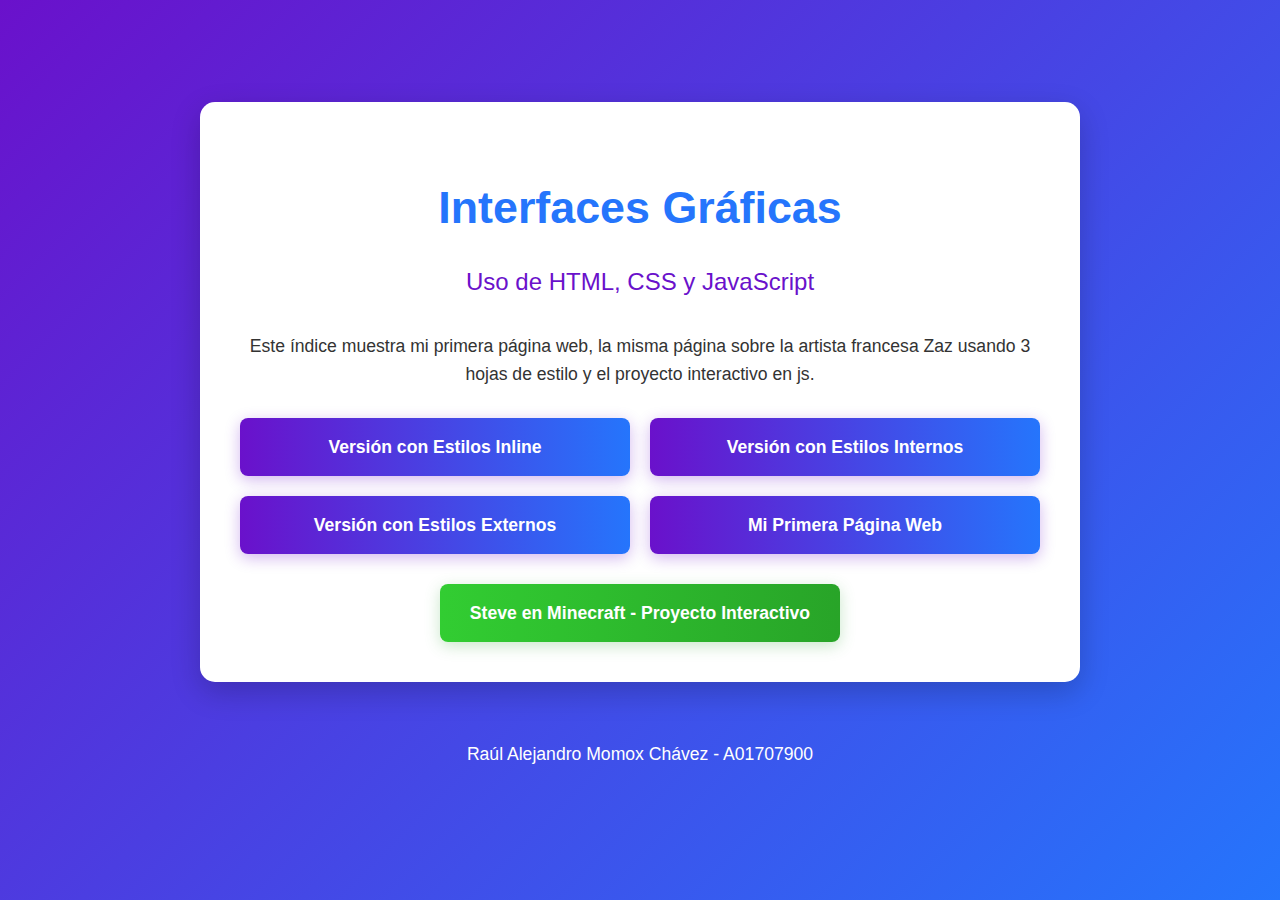
<file: index.html>
<!DOCTYPE html>
<html lang="es">
<head>
    <meta charset="UTF-8">
    <meta name="viewport" content="width=device-width, initial-scale=1.0">
    <title>Indice</title>
    <style>
        body {
            font-family: 'Segoe UI', Tahoma, Geneva, Verdana, sans-serif;
            background: linear-gradient(135deg, #6a11cb 0%, #2575fc 100%);
            color: #333;
            line-height: 1.6;
            margin: 0;
            padding: 0;
            min-height: 100vh;
            display: flex;
            flex-direction: column;
            align-items: center;
            justify-content: center;
        }
        
        .container {
            max-width: 800px;
            background-color: white;
            padding: 40px;
            border-radius: 15px;
            box-shadow: 0 10px 30px rgba(0,0,0,0.2);
            text-align: center;
        }
        
        h1 {
            color: #2575fc;
            font-size: 2.8rem;
            margin-bottom: 10px;
        }
        
        h2 {
            color: #6a11cb;
            font-size: 1.5rem;
            margin-bottom: 30px;
            font-weight: normal;
        }
        
        p {
            font-size: 1.1rem;
            margin-bottom: 30px;
            text-align: center;
        }
        
        .button-grid {
            display: grid;
            grid-template-columns: repeat(2, 1fr);
            gap: 20px;
            margin-top: 20px;
        }
        
        .nav-button {
            display: block;
            background: linear-gradient(to right, #6a11cb, #2575fc);
            color: white;
            padding: 15px 25px;
            text-decoration: none;
            border-radius: 8px;
            transition: all 0.3s ease;
            font-weight: bold;
            font-size: 1.1rem;
            box-shadow: 0 4px 15px rgba(106, 17, 203, 0.3);
        }
        
        .nav-button:hover {
            transform: translateY(-3px);
            box-shadow: 0 6px 20px rgba(106, 17, 203, 0.4);
        }
        
        .minecraft-button {
            margin-top: 30px;
            display: inline-block;
            background: linear-gradient(to right, #32CD32, #28A428);
            color: white;
            padding: 15px 30px;
            text-decoration: none;
            border-radius: 8px;
            transition: all 0.3s ease;
            font-weight: bold;
            font-size: 1.1rem;
            box-shadow: 0 4px 15px rgba(76, 175, 80, 0.3);
        }
        
        .minecraft-button:hover {
            transform: translateY(-3px);
            box-shadow: 0 6px 20px rgba(76, 175, 80, 0.4);
        }
        
        .footer {
            margin-top: 40px;
            color: white;
            text-align: center;
        }
    </style>
</head>
<body>
    <div class="container">
        <h1>Interfaces Gráficas</h1>
        <h2>Uso de HTML, CSS y JavaScript</h2>
        
        <p>Este índice muestra mi primera página web, la misma página sobre la artista francesa Zaz usando 3 hojas de estilo y el proyecto interactivo en js.</p>
        
        <div class="button-grid">
            <a href="practica2_estilos/inline.html" class="nav-button">Versión con Estilos Inline</a>
            <a href="practica2_estilos/interna.html" class="nav-button">Versión con Estilos Internos</a>
            <a href="practica2_estilos/externa.html" class="nav-button">Versión con Estilos Externos</a>
            <a href="paginaYo.html" class="nav-button">Mi Primera Página Web</a>
        </div>
        
        <!-- Botón añadido para Steve en Minecraft -->
        <a href="estilos_js/index.html" class="minecraft-button">Steve en Minecraft - Proyecto Interactivo</a>
    </div>
    
    <div class="footer">
        <p>Raúl Alejandro Momox Chávez - A01707900</p>
    </div>
</body>
</html>
</file>
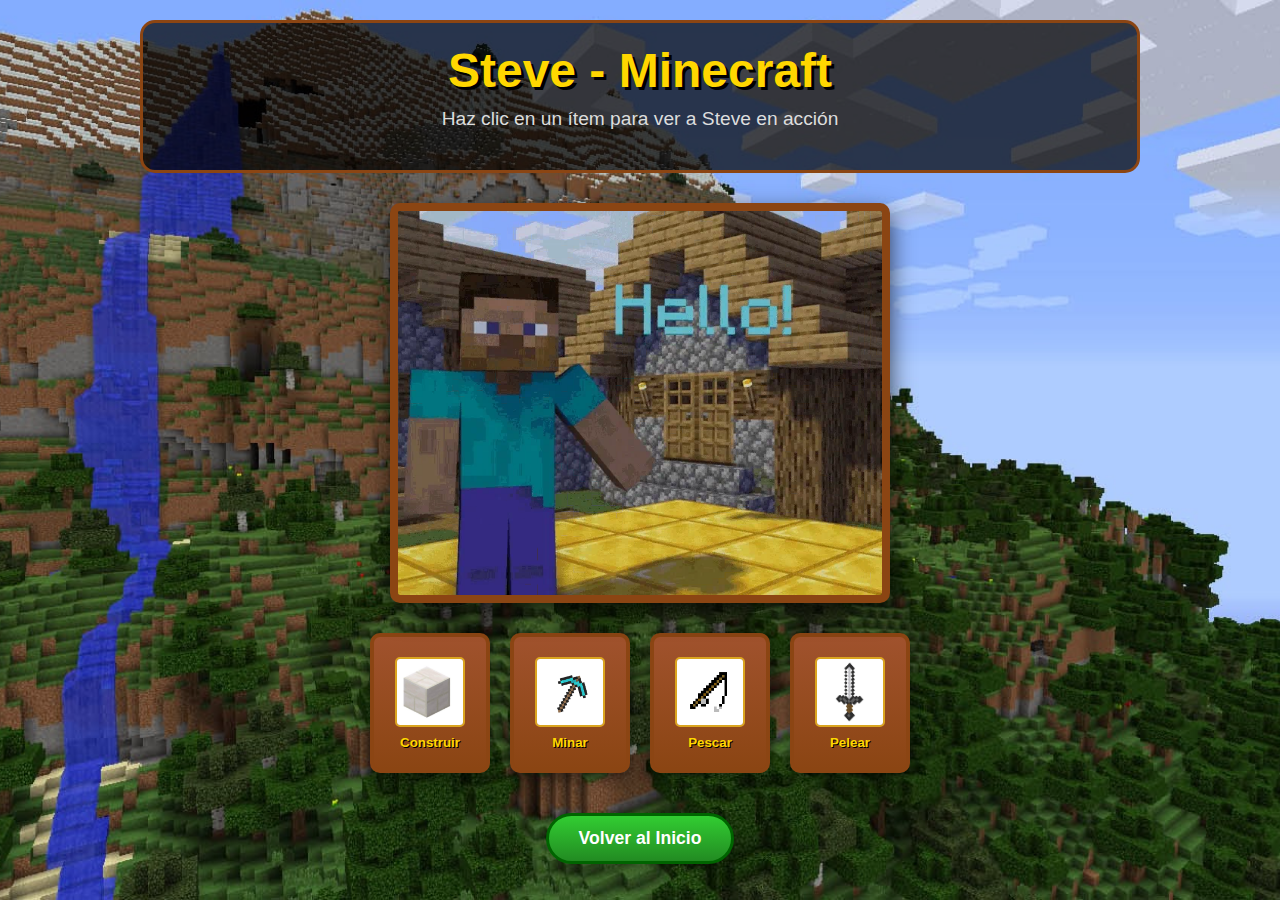
<file: estilos_js/index.html>
<!DOCTYPE html>
<html lang="es">
<head>
    <meta charset="UTF-8">
    <meta name="viewport" content="width=device-width, initial-scale=1.0">
    <title>Steve - Minecraft</title>
    <link rel="stylesheet" href="style.css">
</head>
<body>
    <div class="container">
        <header>
            <h1>Steve - Minecraft</h1>
            <p class="subtitle">Haz clic en un ítem para ver a Steve en acción</p>
        </header>

        <div class="character-container">
            <img id="character" src="../imagenes/principal.gif" alt="Steve en Minecraft">
        </div>

        <div class="buttons-container">
            <button class="action-btn" onclick="cambiarAccion('construir')">
                <img src="../imagenes/construir_item.jpg" alt="Construir">
                <span>Construir</span>
            </button>
            
            <button class="action-btn" onclick="cambiarAccion('minar')">
                <img src="../imagenes/minar_item.jpg" alt="Minar">
                <span>Minar</span>
            </button>
            
            <button class="action-btn" onclick="cambiarAccion('pescar')">
                <img src="../imagenes/pescar_item.jpg" alt="Pescar">
                <span>Pescar</span>
            </button>
            
            <button class="action-btn" onclick="cambiarAccion('pelear')">
                <img src="../imagenes/pelear_item.jpg" alt="Pelear">
                <span>Pelear</span>
            </button>
        </div>

        <div class="back-container">
            <a href="../index.html" class="back-btn">Volver al Inicio</a>
        </div>
    </div>

    <script src="script.js"></script>
</body>
</html>
</file>
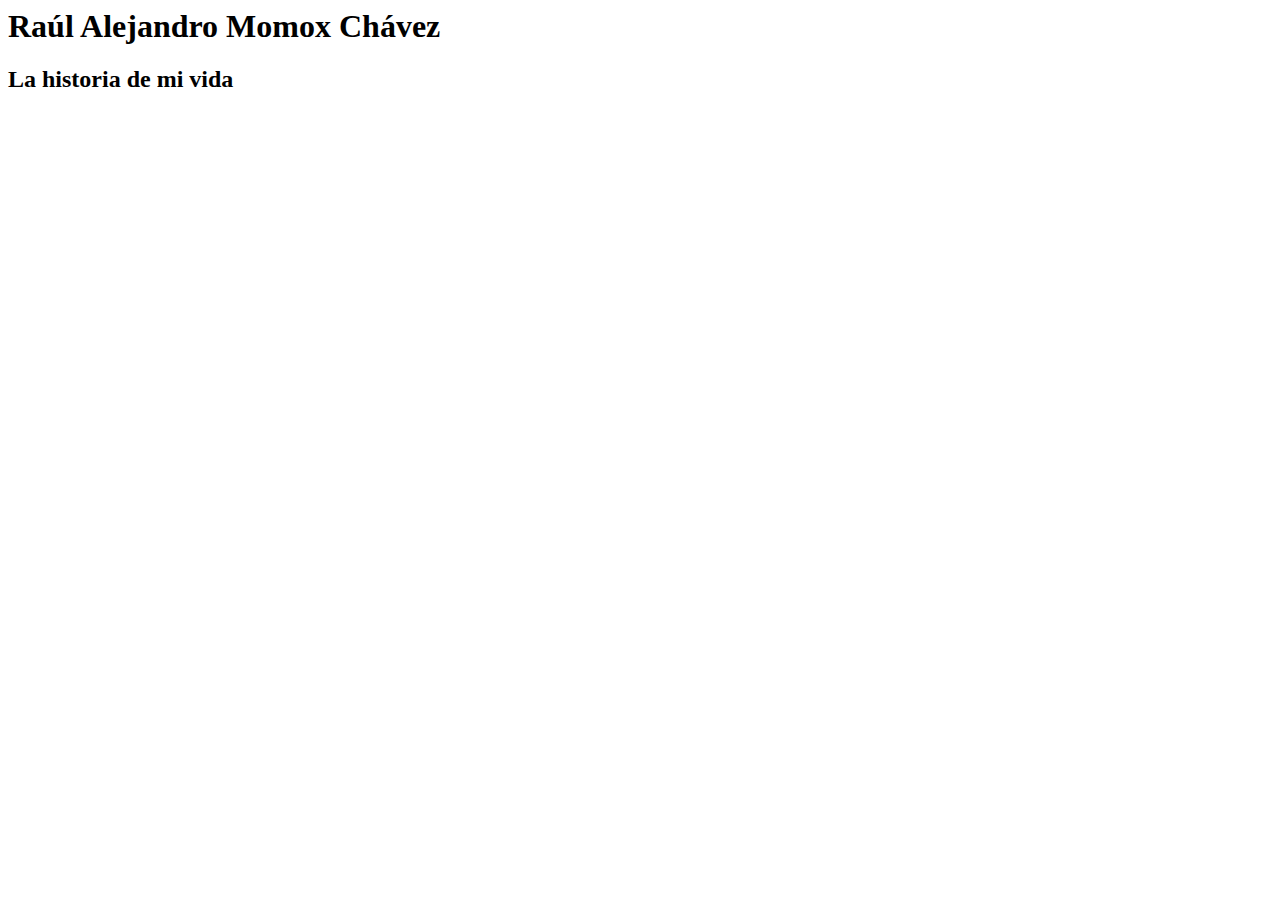
<file: MiPrimeraPaginaWeb.html>
<html>  

    <head>  
        <title>Mi primera página web</title>
        <meta charset="UTF-8">

    </head>

    <body>  
        <h1>Raúl Alejandro Momox Chávez</h1>
        <h2>La historia de mi vida</h2>
    </body>


</html>
</file>
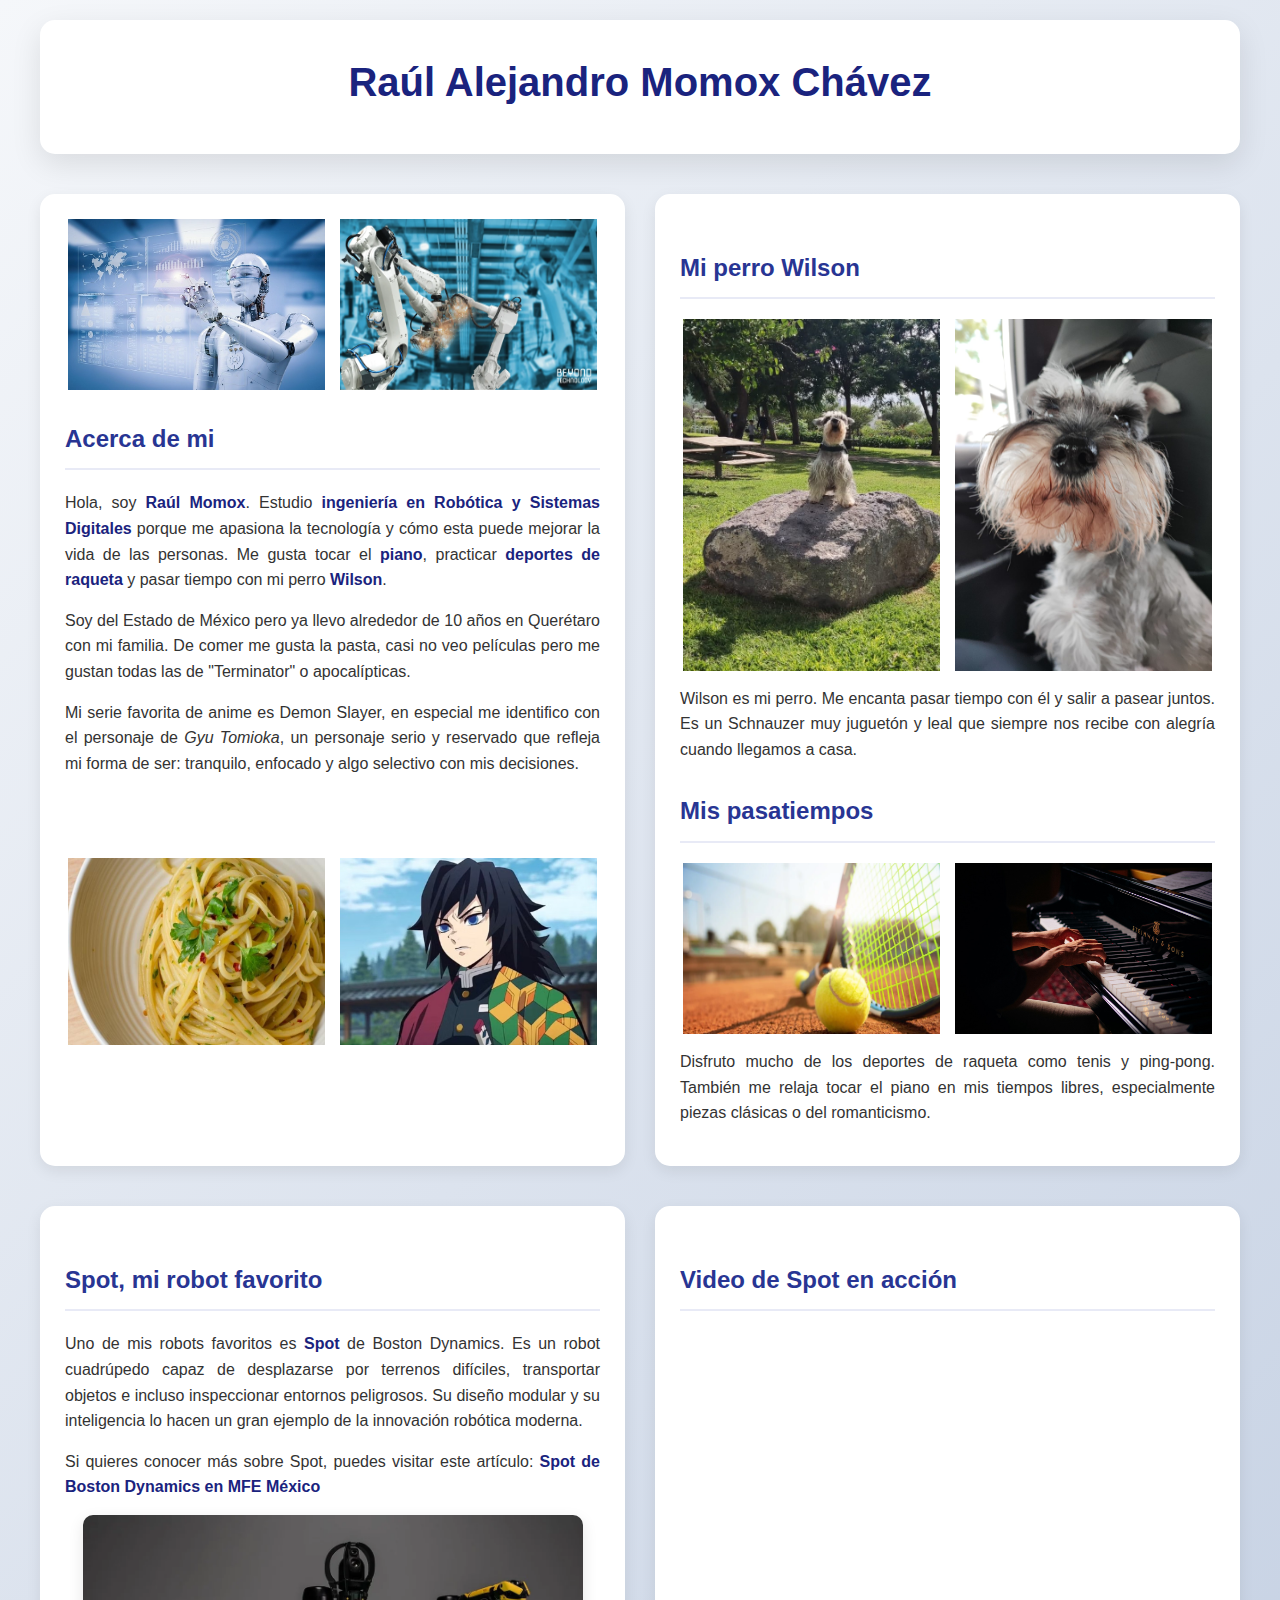
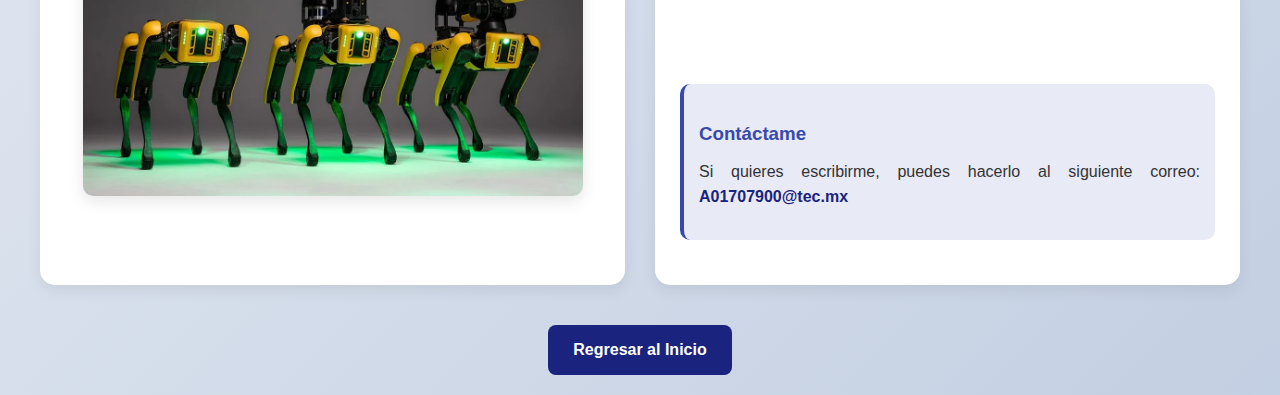
<file: paginaYo.html>
<!DOCTYPE html>
<html lang="es">
<head>
    <meta charset="UTF-8">
    <meta name="viewport" content="width=device-width, initial-scale=1.0">
    <title>Raúl Alejandro Momox Chávez</title>
    <style>
        * {
            margin: 0;
            padding: 0;
            box-sizing: border-box;
        }
        
        body {
            font-family: 'Segoe UI', Tahoma, Geneva, Verdana, sans-serif;
            background: linear-gradient(135deg, #f5f7fa 0%, #c3cfe2 100%);
            color: #333;
            line-height: 1.6;
            padding: 20px;
        }
        
        .container {
            max-width: 1200px;
            margin: 0 auto;
        }
        
        header {
            text-align: center;
            margin-bottom: 40px;
            padding: 30px;
            background: white;
            border-radius: 15px;
            box-shadow: 0 10px 30px rgba(0, 0, 0, 0.1);
        }
        
        h1 {
            color: #1a237e;
            font-size: 2.5rem;
            margin-bottom: 10px;
        }
        
        h2 {
            color: #283593;
            border-bottom: 2px solid #e8eaf6;
            padding-bottom: 10px;
            margin: 30px 0 20px;
        }
        
        h3 {
            color: #3949ab;
            margin: 20px 0 10px;
        }
        
        .row {
            display: flex;
            flex-wrap: wrap;
            gap: 30px;
            margin-bottom: 40px;
        }
        
        .col {
            flex: 1;
            min-width: 300px;
            background: white;
            border-radius: 15px;
            padding: 25px;
            box-shadow: 0 5px 15px rgba(0, 0, 0, 0.08);
            transition: transform 0.3s ease, box-shadow 0.3s ease;
        }
        
        .col:hover {
            transform: translateY(-5px);
            box-shadow: 0 10px 25px rgba(0, 0, 0, 0.15);
        }
        
        .image-container {
            text-align: center;
            margin-bottom: 20px;
        }
        
        .image-container img {
            max-width: 100%;
            height: auto;
            border-radius: 10px;
            box-shadow: 0 5px 15px rgba(0, 0, 0, 0.1);
            transition: transform 0.3s ease;
        }
        
        .image-container img:hover {
            transform: scale(1.02);
        }
        
        .dual-images {
            display: flex;
            gap: 15px;
            justify-content: center;
            margin-bottom: 15px;
        }
        
        .dual-images img {
            width: 48%;
        }
        
        p {
            margin-bottom: 15px;
            text-align: justify;
        }
        
        strong {
            color: #1a237e;
        }
        
        a {
            color: #1a237e;
            text-decoration: none;
            font-weight: bold;
            transition: color 0.3s ease;
        }
        
        a:hover {
            color: #3949ab;
            text-decoration: underline;
        }
        
        iframe {
            width: 100%;
            height: 315px;
            border-radius: 10px;
            margin-top: 10px;
            border: none;
        }
        
        .contact-info {
            background: #e8eaf6;
            padding: 20px;
            border-radius: 10px;
            text-align: center;
            margin-top: 30px;
        }
        
        @media (max-width: 768px) {
            .col {
                flex: 100%;
            }
            
            .dual-images {
                flex-direction: column;
                align-items: center;
            }
            
            .dual-images img {
                width: 80%;
            }
            
            h1 {
                font-size: 2rem;
            }
        }
        
        .highlight {
            background: #e8eaf6;
            padding: 15px;
            border-radius: 10px;
            border-left: 4px solid #3949ab;
            margin: 20px 0;
        }

        /* 🔹 Estilos para el botón de regreso */
        .button-container {
            text-align: center;
            margin-top: 40px;
        }

        .home-link {
            display: inline-block;
            background-color: #1a237e;
            color: white;
            padding: 12px 25px;
            border-radius: 8px;
            text-decoration: none;
            font-weight: bold;
            transition: background-color 0.3s ease, transform 0.2s ease;
        }

        .home-link:hover {
            background-color: #3949ab;
            transform: translateY(-3px);
        }
    </style>
</head>

<body>
    <div class="container">
        <header>
            <h1>Raúl Alejandro Momox Chávez</h1>
        </header>
        
        <div class="row">
            <div class="col">
                <div class="dual-images">
                    <img src="imagenes/robots1.jpg" alt="Robótica 1" width="300">
                    <img src="imagenes/robots2.jpg" alt="Robótica 2" width="300">
                </div>
                <h2>Acerca de mi</h2>
                <p>
                    Hola, soy <strong>Raúl Momox</strong>. Estudio <strong>ingeniería en Robótica y Sistemas Digitales</strong> porque me apasiona la tecnología 
                    y cómo esta puede mejorar la vida de las personas. Me gusta tocar el <strong>piano</strong>, 
                    practicar <strong>deportes de raqueta</strong> y pasar tiempo con mi perro <strong>Wilson</strong>.
                </p>
                <p>
                    Soy del Estado de México pero ya llevo alrededor de 10 años en Querétaro con mi familia. De comer me gusta la pasta, casi no veo
                    películas pero me gustan todas las de "Terminator" o  apocalípticas.
                </p>
                <p>
                    Mi serie favorita de anime es Demon Slayer, en especial me identifico con el personaje de <em>Gyu Tomioka</em>, un personaje serio y reservado  
                    que refleja mi forma de ser: tranquilo, enfocado y algo selectivo con mis decisiones.
                    <p><br><br></p>
                </p>
                <div class="dual-images">
                    <img src="imagenes/pasta.jpg" alt="Pasta" width="300">
                    <img src="imagenes/giyu_tomioka.jpg" alt="Gyu Tomioka" width="300">
                </div>
            </div>
            
            <div class="col">
                <h2>Mi perro Wilson</h2>
                <div class="dual-images">
                    <img src="imagenes/wilson.jpg" alt="Mi perro Wilson" width="250">
                    <img src="imagenes/wilson2.jpg" alt="Mi perro Wilson 2" width="250">
                </div>
                <p>Wilson es mi perro. Me encanta pasar tiempo con él y salir a pasear juntos. Es un Schnauzer muy juguetón y leal que siempre nos recibe con alegría cuando llegamos a casa.</p>
                
                <h2>Mis pasatiempos</h2>
                <div class="dual-images">
                    <img src="imagenes/raqueta.jpg" alt="Raqueta" width="200">
                    <img src="imagenes/piano.jpg" alt="Piano" width="200">
                </div>
                <p>Disfruto mucho de los deportes de raqueta como tenis y ping-pong. También me relaja tocar el piano en mis tiempos libres, especialmente piezas clásicas o del romanticismo.</p>
            </div>
        </div>
        
        <div class="row">
            <div class="col">
                <h2>Spot, mi robot favorito</h2>
                <p>
                    Uno de mis robots favoritos es <strong>Spot</strong> de Boston Dynamics. Es un robot cuadrúpedo capaz 
                    de desplazarse por terrenos difíciles, transportar objetos e incluso inspeccionar entornos peligrosos. 
                    Su diseño modular y su inteligencia lo hacen un gran ejemplo de la innovación robótica moderna.
                </p>
                <p>
                    Si quieres conocer más sobre Spot, puedes visitar este artículo:
                    <a href="https://mfemexico.mx/producto/robot-spot-de-boston-dynamics/" target="_blank">
                        Spot de Boston Dynamics en MFE México
                    </a>
                </p>
                <div class="image-container">
                    <img src="imagenes/spot.jpg" alt="Spot de Boston Dynamics" width="500">
                </div>
            </div>
            
            <div class="col">
                <h2>Video de Spot en acción</h2>
                <div class="image-container">
                    <iframe 
                        src="https://www.youtube.com/embed/wXxrmussq4E" 
                        title="Spot de Boston Dynamics" 
                        allow="accelerometer; autoplay; clipboard-write; encrypted-media; gyroscope; picture-in-picture" 
                        allowfullscreen>
                    </iframe>
                </div>
                <div class="highlight">
                    <h3>Contáctame</h3>
                    <p>
                        Si quieres escribirme, puedes hacerlo al siguiente correo:  
                        <a href="mailto:A01707900@tec.mx">A01707900@tec.mx</a>
                    </p>
                </div>
            </div>
        </div>

        <!-- 🔹 Botón de regreso al índice -->
        <div class="button-container">
            <a href="index.html" class="home-link">Regresar al Inicio</a>
        </div>
    </div>
</body>
</html>
</file>
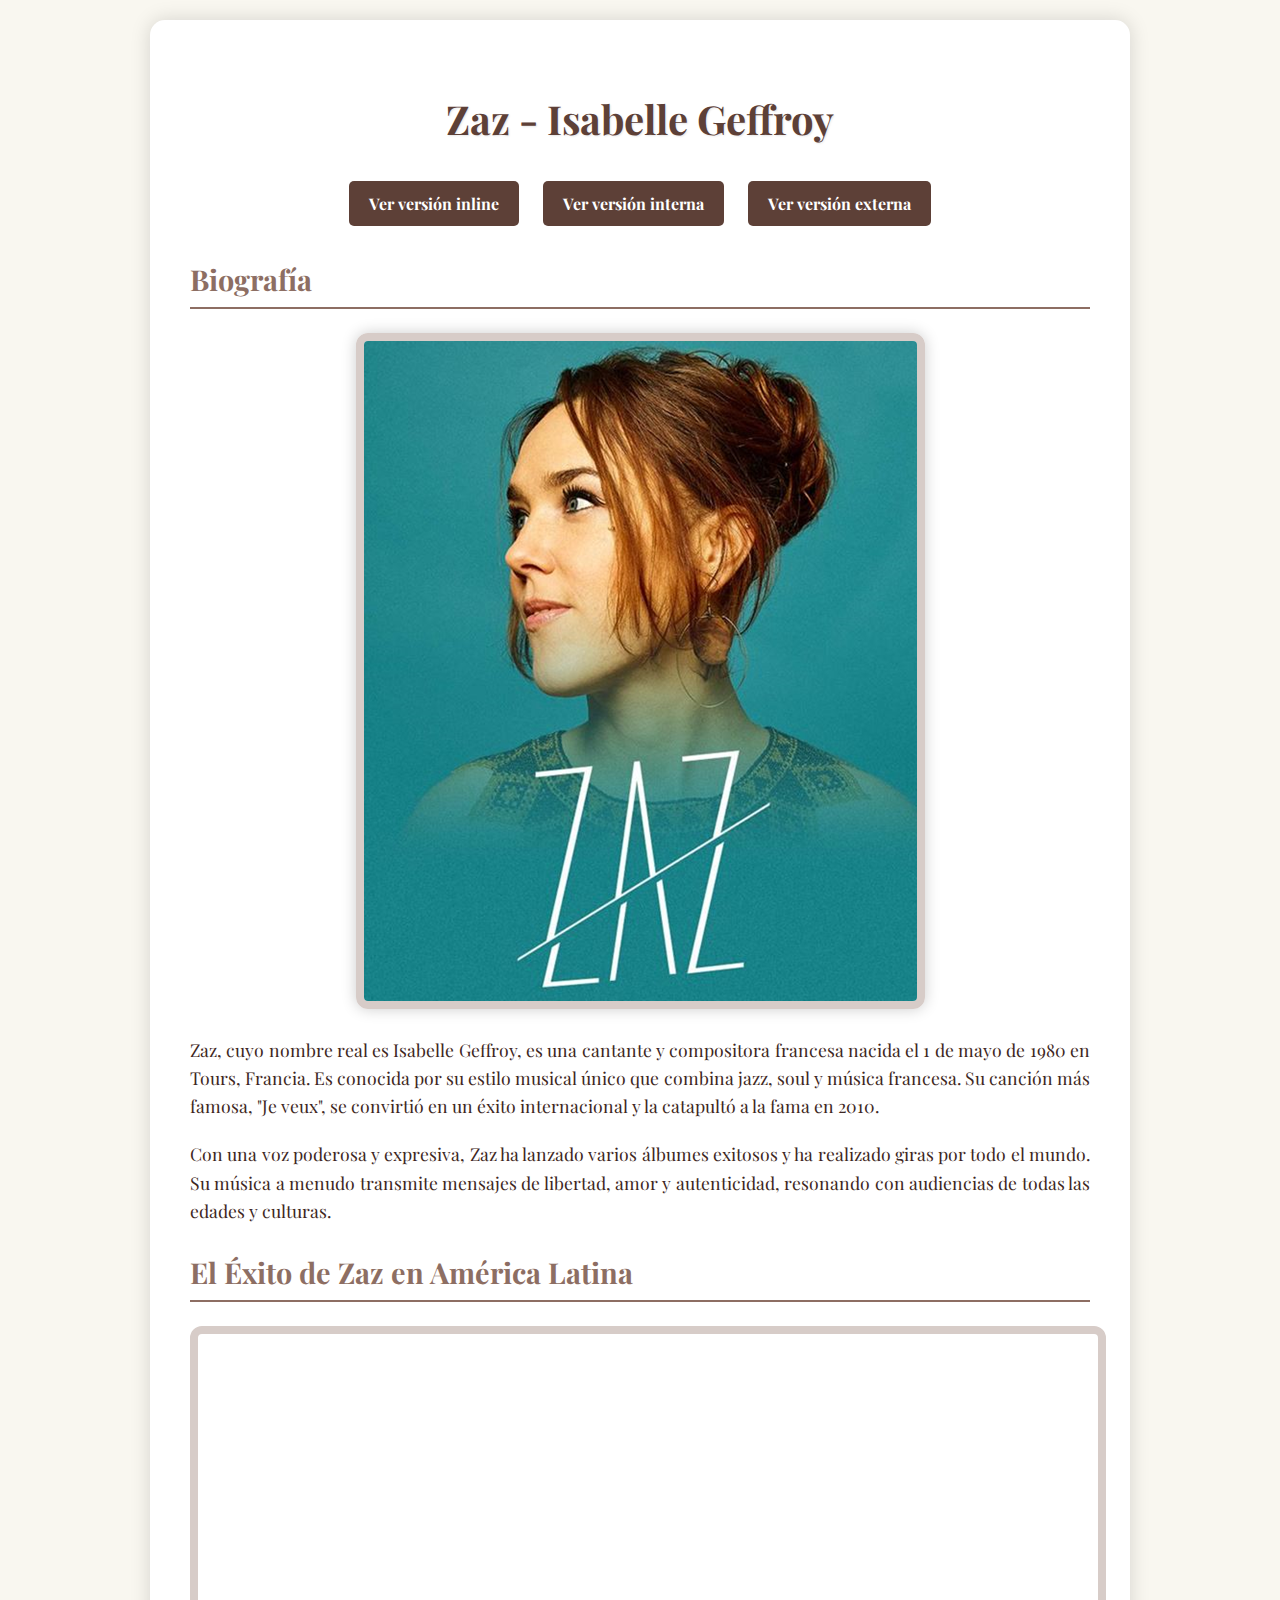
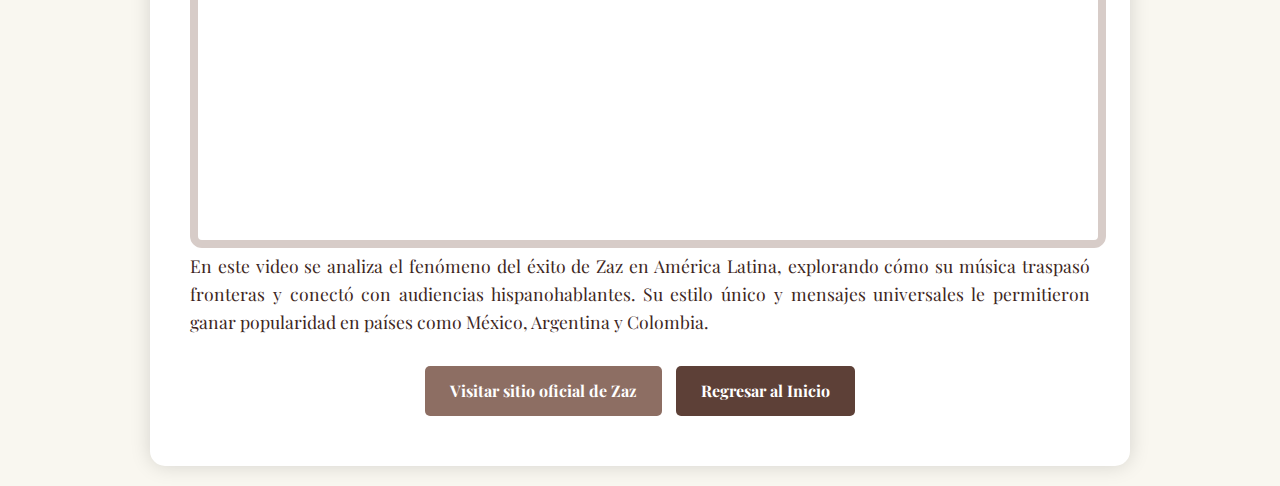
<file: practica2_estilos/externa.html>
<!DOCTYPE html>
<html lang="es">
<head>
    <meta charset="UTF-8">
    <meta name="viewport" content="width=device-width, initial-scale=1.0">
    <title>Zaz - Estilos Externos</title>
    <link rel="stylesheet" href="estilos.css">
</head>
<body>
    <div class="container">
        <h1>Zaz - Isabelle Geffroy</h1>
        
        <div class="navigation">
            <a href="inline.html" class="nav-button">Ver versión inline</a>
            <a href="interna.html" class="nav-button">Ver versión interna</a>
            <a href="externa.html" class="nav-button">Ver versión externa</a>
        </div>
        
        <h2>Biografía</h2>
        
        <div class="image-container">
            <img src="../imagenes/zaz.jpg" alt="Zaz en concierto">
        </div>
        
        <p>
            Zaz, cuyo nombre real es Isabelle Geffroy, es una cantante y compositora francesa nacida el 1 de mayo de 1980 en Tours, Francia. Es conocida por su estilo musical único que combina jazz, soul y música francesa. Su canción más famosa, "Je veux", se convirtió en un éxito internacional y la catapultó a la fama en 2010.
        </p>
        
        <p>
            Con una voz poderosa y expresiva, Zaz ha lanzado varios álbumes exitosos y ha realizado giras por todo el mundo. Su música a menudo transmite mensajes de libertad, amor y autenticidad, resonando con audiencias de todas las edades y culturas.
        </p>
        
        <h2>El Éxito de Zaz en América Latina</h2>
        
        <div class="video-container">
            <iframe src="https://www.youtube.com/embed/cJ7rhspWd7Y" title="Análisis del éxito de Zaz en América Latina" frameborder="0" allow="accelerometer; autoplay; clipboard-write; encrypted-media; gyroscope; picture-in-picture; web-share" allowfullscreen></iframe>
        </div>
        
        <p>
            En este video se analiza el fenómeno del éxito de Zaz en América Latina, explorando cómo su música traspasó fronteras y conectó con audiencias hispanohablantes. Su estilo único y mensajes universales le permitieron ganar popularidad en países como México, Argentina y Colombia.
        </p>
        
        <div class="button-container">
            <a href="https://www.zazofficial.com/" class="external-link">Visitar sitio oficial de Zaz</a>
            <a href="../index.html" class="home-link">Regresar al Inicio</a>
        </div>
    </div>
</body>
</html>
</file>
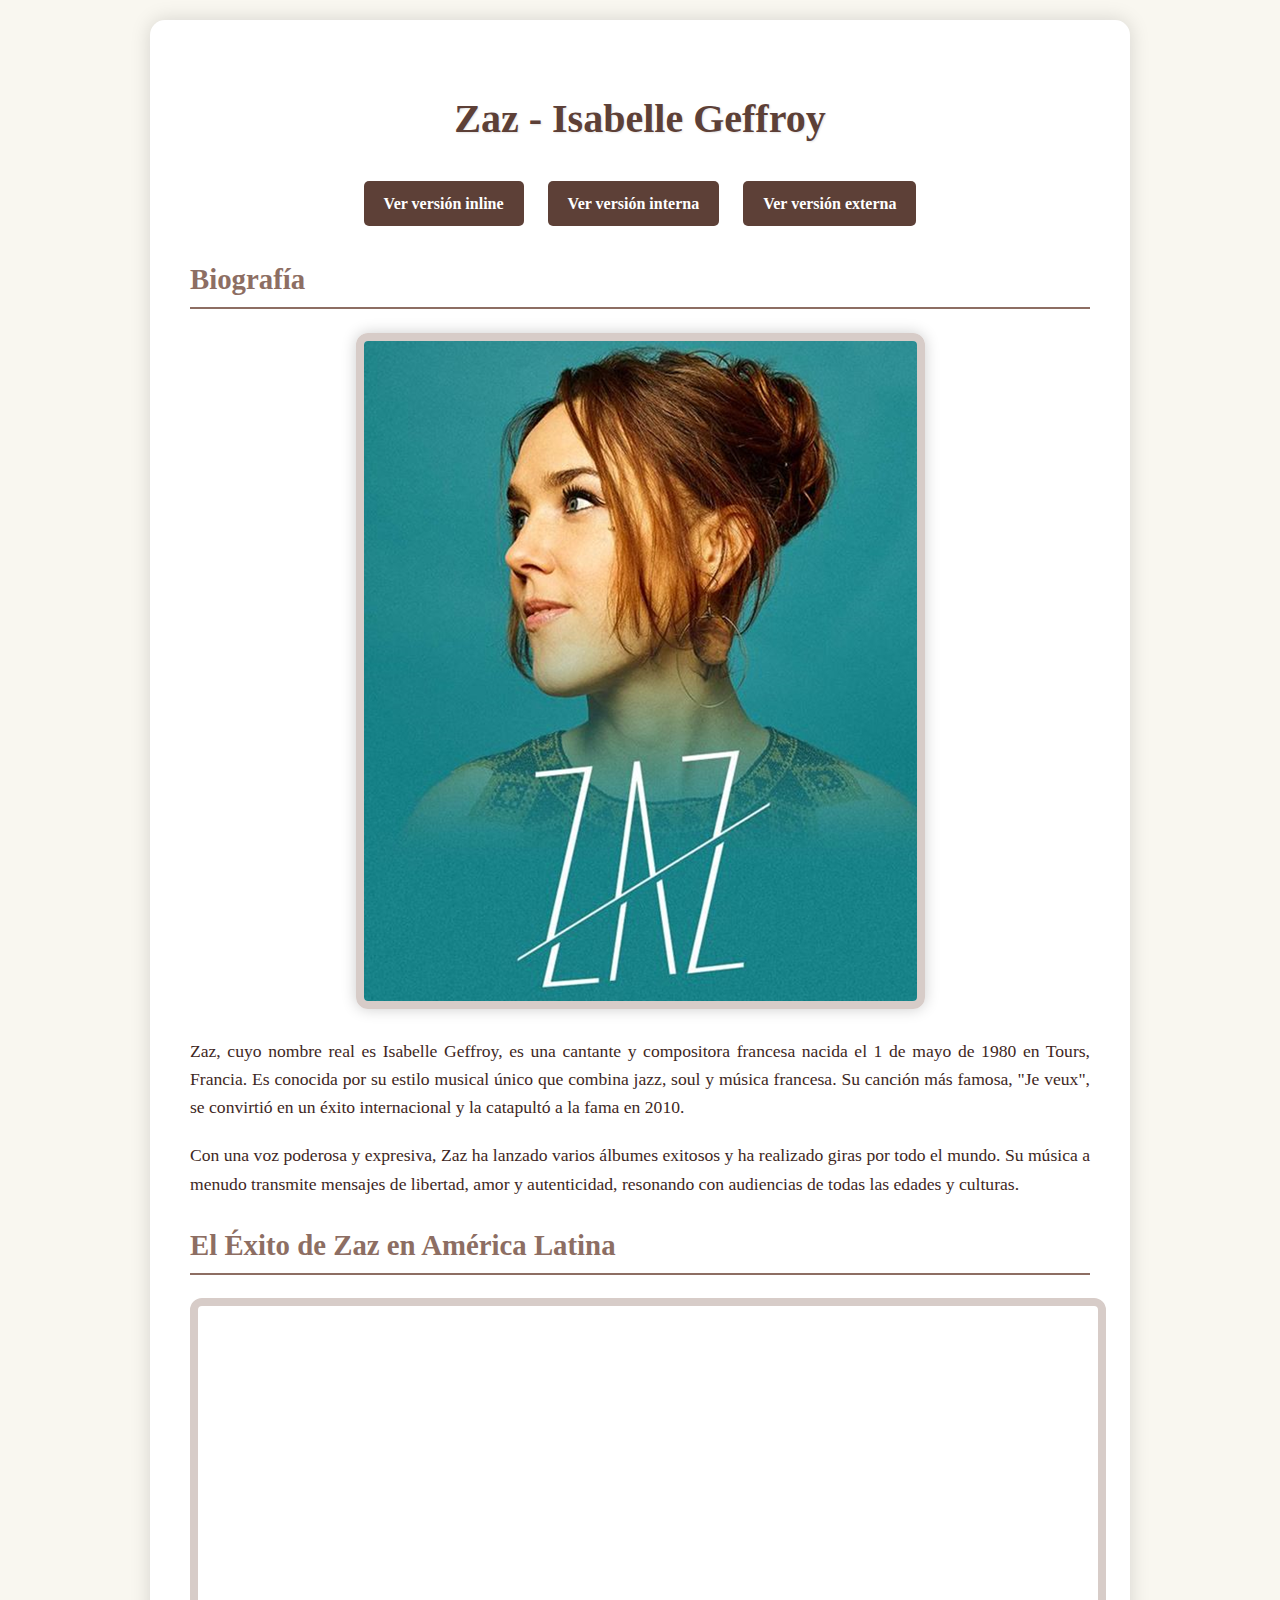
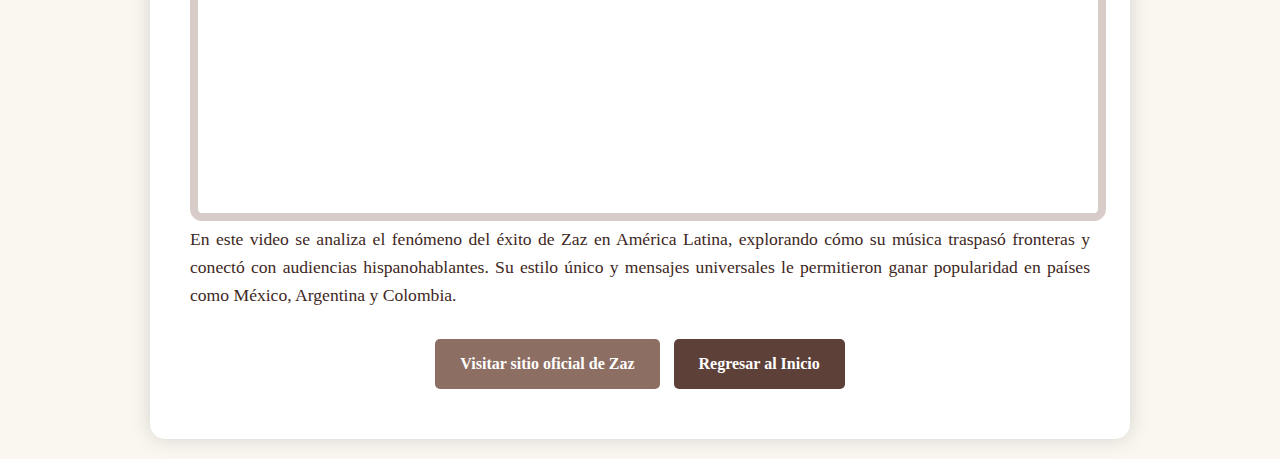
<file: practica2_estilos/inline.html>
<!DOCTYPE html>
<html lang="es">
<head>
    <meta charset="UTF-8">
    <meta name="viewport" content="width=device-width, initial-scale=1.0">
    <title>Zaz - Estilos Inline</title>
</head>
<body style="font-family: 'Playfair Display', serif; background-color: #f9f7f0; color: #3e2723; line-height: 1.6; margin: 0; padding: 20px; background-image: url('https://www.transparenttextures.com/patterns/cream-paper.png');">
    <div style="max-width: 900px; margin: 0 auto; background-color: white; padding: 40px; border-radius: 15px; box-shadow: 0 0 20px rgba(0,0,0,0.15);">
        <h1 style="color: #5d4037; font-size: 2.5rem; text-align: center; margin-bottom: 10px; text-shadow: 1px 1px 2px rgba(0,0,0,0.1);">Zaz - Isabelle Geffroy</h1>
        
        <div style="text-align: center; margin: 30px 0;">
            <a href="inline.html" style="display: inline-block; background-color: #5d4037; color: white; padding: 10px 20px; margin: 0 10px; text-decoration: none; border-radius: 5px; transition: background-color 0.3s; font-weight: bold;">Ver versión inline</a>
            <a href="interna.html" style="display: inline-block; background-color: #5d4037; color: white; padding: 10px 20px; margin: 0 10px; text-decoration: none; border-radius: 5px; transition: background-color 0.3s; font-weight: bold;">Ver versión interna</a>
            <a href="externa.html" style="display: inline-block; background-color: #5d4037; color: white; padding: 10px 20px; margin: 0 10px; text-decoration: none; border-radius: 5px; transition: background-color 0.3s; font-weight: bold;">Ver versión externa</a>
        </div>
        
        <h2 style="color: #8d6e63; font-size: 1.8rem; border-bottom: 2px solid #8d6e63; padding-bottom: 5px;">Biografía</h2>
        
        <div style="text-align: center; margin: 20px 0;">
            <img src="../imagenes/zaz.jpg" alt="Zaz en concierto" style="max-width: 85%; height: auto; border-radius: 12px; box-shadow: 0 0 15px rgba(0,0,0,0.2); border: 8px solid #d7ccc8;">
        </div>
        
        <p style="font-size: 1.1rem; margin-bottom: 20px; text-align: justify;">
            Zaz, cuyo nombre real es Isabelle Geffroy, es una cantante y compositora francesa nacida el 1 de mayo de 1980 en Tours, Francia. Es conocida por su estilo musical único que combina jazz, soul y música francesa. Su canción más famosa, "Je veux", se convirtió en un éxito internacional y la catapultó a la fama en 2010.
        </p>
        
        <p style="font-size: 1.1rem; margin-bottom: 20px; text-align: justify;">
            Con una voz poderosa y expresiva, Zaz ha lanzado varios álbumes exitosos y ha realizado giras por todo el mundo. Su música a menudo transmite mensajes de libertad, amor y autenticidad, resonando con audiencias de todas las edades y culturas.
        </p>
        
        <h2 style="color: #8d6e63; font-size: 1.8rem; border-bottom: 2px solid #8d6e63; padding-bottom: 5px;">El Éxito de Zaz en América Latina</h2>
        
        <div style="position: relative; padding-bottom: 56.25%; height: 0; margin: 20px 0;">
            <iframe style="position: absolute; top: 0; left: 0; width: 100%; height: 100%; border-radius: 12px; border: 8px solid #d7ccc8;" src="https://www.youtube.com/embed/cJ7rhspWd7Y" title="Análisis del éxito de Zaz en América Latina" frameborder="0" allow="accelerometer; autoplay; clipboard-write; encrypted-media; gyroscope; picture-in-picture; web-share" allowfullscreen></iframe>
        </div>
        
        <p style="font-size: 1.1rem; margin-bottom: 20px; text-align: justify;">
            En este video se analiza el fenómeno del éxito de Zaz en América Latina, explorando cómo su música traspasó fronteras y conectó con audiencias hispanohablantes. Su estilo único y mensajes universales le permitieron ganar popularidad en países como México, Argentina y Colombia.
        </p>
        
        <div style="text-align: center;">
            <a href="https://www.zazofficial.com/" style="display: inline-block; background-color: #8d6e63; color: white; padding: 12px 25px; text-decoration: none; border-radius: 5px; margin: 10px 5px; transition: background-color 0.3s; font-weight: bold;">Visitar sitio oficial de Zaz</a>
            <a href="../index.html" style="display: inline-block; background-color: #5d4037; color: white; padding: 12px 25px; text-decoration: none; border-radius: 5px; margin: 10px 5px; transition: background-color 0.3s; font-weight: bold;">Regresar al Inicio</a>
        </div>
    </div>
</body>
</html>
</file>
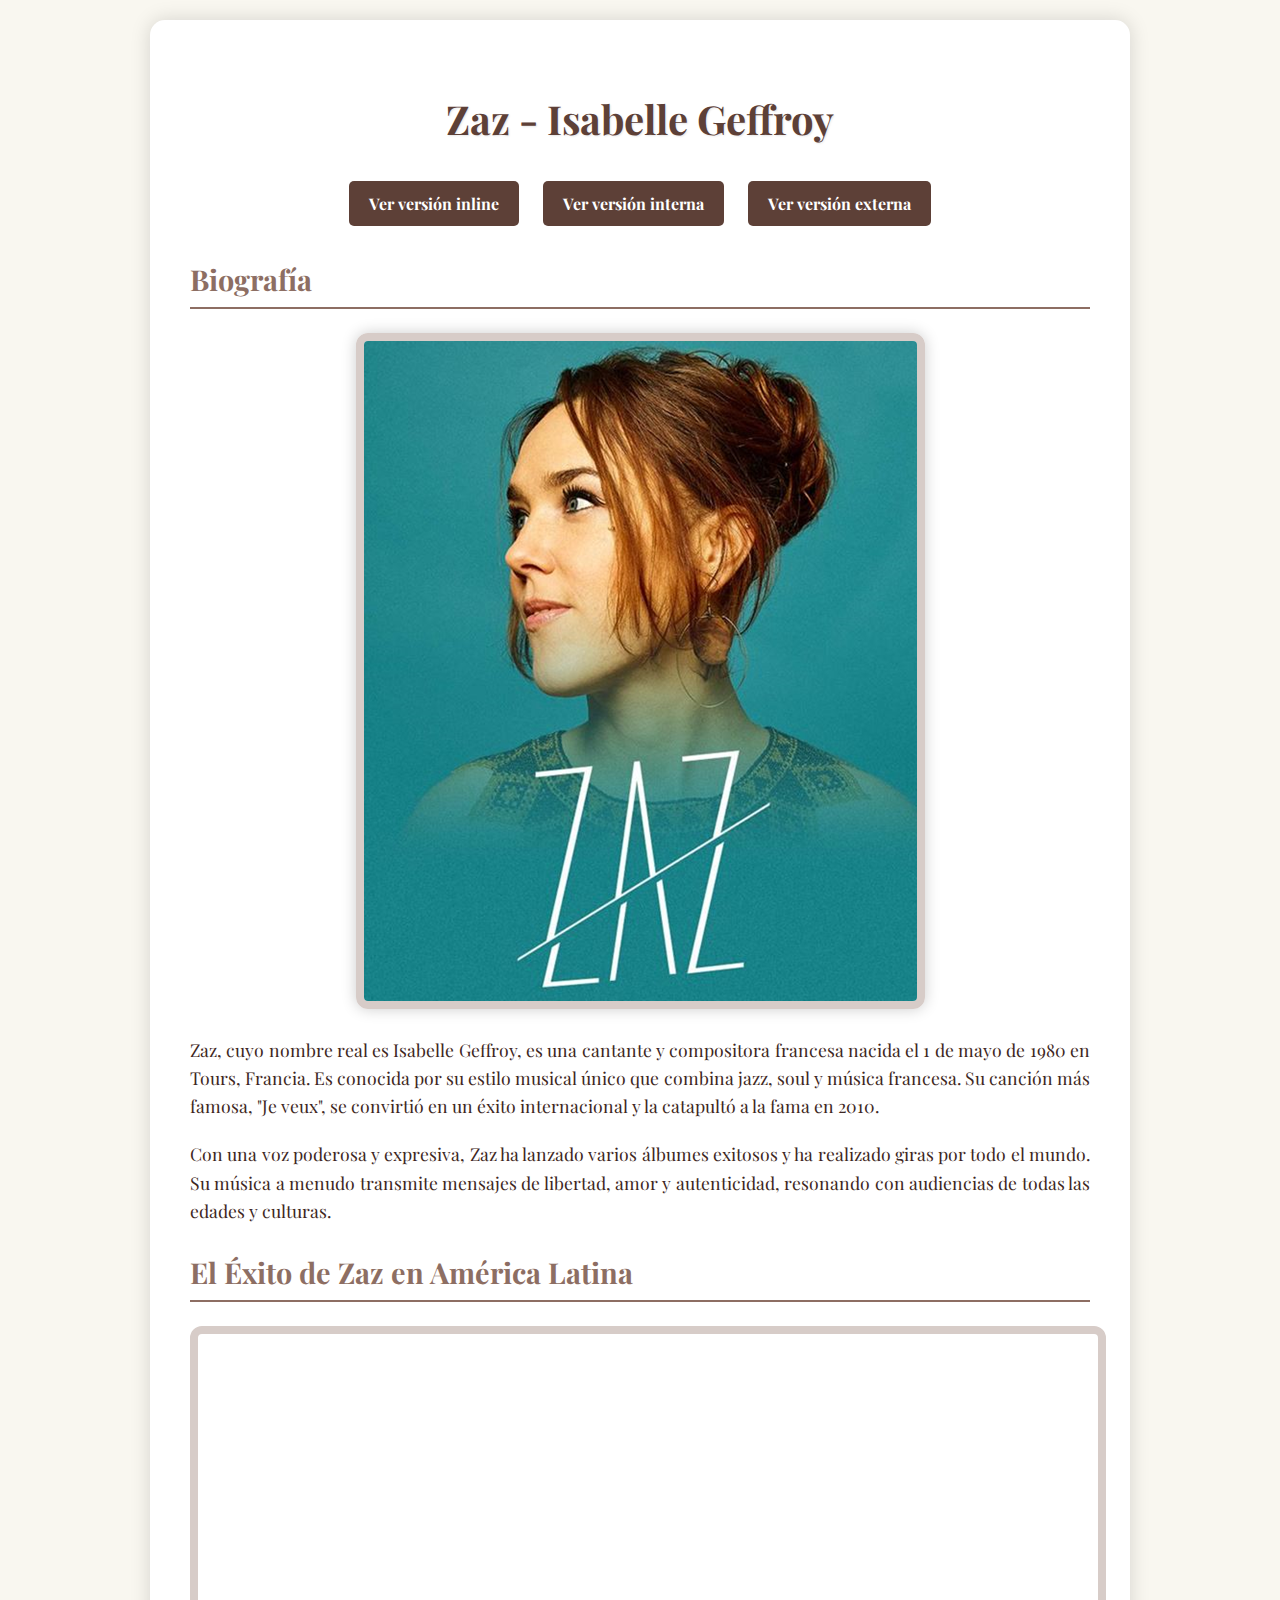
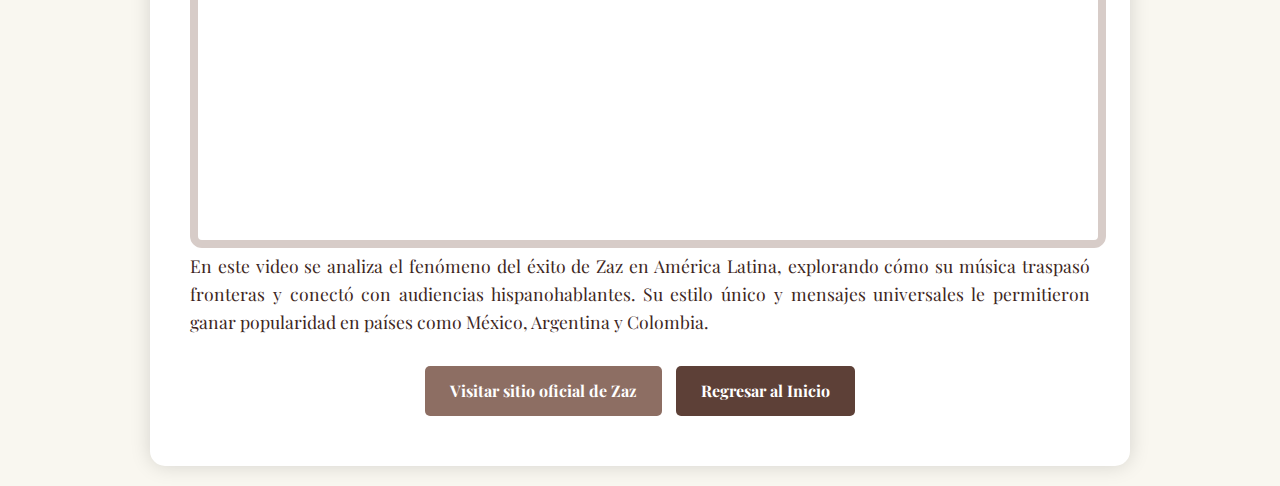
<file: practica2_estilos/interna.html>
<!DOCTYPE html>
<html lang="es">
<head>
    <meta charset="UTF-8">
    <meta name="viewport" content="width=device-width, initial-scale=1.0">
    <title>Zaz - Estilos Internos</title>
    <style>
        @import url('https://fonts.googleapis.com/css2?family=Playfair+Display:wght@400;700&display=swap');
        
        body {
            font-family: 'Playfair Display', serif;
            background-color: #f9f7f0;
            color: #3e2723;
            line-height: 1.6;
            margin: 0;
            padding: 20px;
            background-image: url('https://www.transparenttextures.com/patterns/cream-paper.png');
        }
        
        h1 {
            color: #5d4037;
            font-size: 2.5rem;
            text-align: center;
            margin-bottom: 10px;
            text-shadow: 1px 1px 2px rgba(0,0,0,0.1);
        }
        
        h2 {
            color: #8d6e63;
            font-size: 1.8rem;
            border-bottom: 2px solid #8d6e63;
            padding-bottom: 5px;
        }
        
        p {
            font-size: 1.1rem;
            margin-bottom: 20px;
            text-align: justify;
        }
        
        .container {
            max-width: 900px;
            margin: 0 auto;
            background-color: white;
            padding: 40px;
            border-radius: 15px;
            box-shadow: 0 0 20px rgba(0,0,0,0.15);
        }
        
        .image-container {
            text-align: center;
            margin: 20px 0;
        }
        
        .image-container img {
            max-width: 85%;
            height: auto;
            border-radius: 12px;
            box-shadow: 0 0 15px rgba(0,0,0,0.2);
            border: 8px solid #d7ccc8;
        }
        
        .video-container {
            position: relative;
            padding-bottom: 56.25%;
            height: 0;
            margin: 20px 0;
        }
        
        .video-container iframe {
            position: absolute;
            top: 0;
            left: 0;
            width: 100%;
            height: 100%;
            border-radius: 12px;
            border: 8px solid #d7ccc8;
        }
        
        .external-link {
            display: inline-block;
            background-color: #8d6e63;
            color: white;
            padding: 12px 25px;
            text-decoration: none;
            border-radius: 5px;
            margin: 10px 5px;
            transition: background-color 0.3s;
            font-weight: bold;
        }
        
        .external-link:hover {
            background-color: #6d4c41;
        }
        
        .home-link {
            display: inline-block;
            background-color: #5d4037;
            color: white;
            padding: 12px 25px;
            text-decoration: none;
            border-radius: 5px;
            margin: 10px 5px;
            transition: background-color 0.3s;
            font-weight: bold;
        }
        
        .home-link:hover {
            background-color: #3e2723;
        }
        
        .navigation {
            text-align: center;
            margin: 30px 0;
        }
        
        .nav-button {
            display: inline-block;
            background-color: #5d4037;
            color: white;
            padding: 10px 20px;
            margin: 0 10px;
            text-decoration: none;
            border-radius: 5px;
            transition: background-color 0.3s;
            font-weight: bold;
        }
        
        .nav-button:hover {
            background-color: #3e2723;
        }
        
        .button-container {
            text-align: center;
        }
    </style>
</head>
<body>
    <div class="container">
        <h1>Zaz - Isabelle Geffroy</h1>
        
        <div class="navigation">
            <a href="inline.html" class="nav-button">Ver versión inline</a>
            <a href="interna.html" class="nav-button">Ver versión interna</a>
            <a href="externa.html" class="nav-button">Ver versión externa</a>
        </div>
        
        <h2>Biografía</h2>
        
        <div class="image-container">
            <img src="../imagenes/zaz.jpg" alt="Zaz en concierto">
        </div>
        
        <p>
            Zaz, cuyo nombre real es Isabelle Geffroy, es una cantante y compositora francesa nacida el 1 de mayo de 1980 en Tours, Francia. Es conocida por su estilo musical único que combina jazz, soul y música francesa. Su canción más famosa, "Je veux", se convirtió en un éxito internacional y la catapultó a la fama en 2010.
        </p>
        
        <p>
            Con una voz poderosa y expresiva, Zaz ha lanzado varios álbumes exitosos y ha realizado giras por todo el mundo. Su música a menudo transmite mensajes de libertad, amor y autenticidad, resonando con audiencias de todas las edades y culturas.
        </p>
        
        <h2>El Éxito de Zaz en América Latina</h2>
        
        <div class="video-container">
            <iframe src="https://www.youtube.com/embed/cJ7rhspWd7Y" title="Análisis del éxito de Zaz en América Latina" frameborder="0" allow="accelerometer; autoplay; clipboard-write; encrypted-media; gyroscope; picture-in-picture; web-share" allowfullscreen></iframe>
        </div>
        
        <p>
            En este video se analiza el fenómeno del éxito de Zaz en América Latina, explorando cómo su música traspasó fronteras y conectó con audiencias hispanohablantes. Su estilo único y mensajes universales le permitieron ganar popularidad en países como México, Argentina y Colombia.
        </p>
        
        <div class="button-container">
            <a href="https://www.zazofficial.com/" class="external-link">Visitar sitio oficial de Zaz</a>
            <a href="../index.html" class="home-link">Regresar al Inicio</a>
        </div>
    </div>
</body>
</html>
</file>
<file: estilos_js/style.css>
* {
    margin: 0;
    padding: 0;
    box-sizing: border-box;
    font-family: 'Segoe UI', Tahoma, Geneva, Verdana, sans-serif;
}

body {
    background: url('../imagenes/principal.jpg') no-repeat center center fixed;
    background-size: cover;
    color: #fff;
    min-height: 100vh;
    transition: background 0.5s ease;
    padding: 20px;
}

.container {
    max-width: 1000px;
    margin: 0 auto;
    text-align: center;
}

header {
    margin-bottom: 30px;
    background: rgba(0, 0, 0, 0.7);
    padding: 20px;
    border-radius: 15px;
    border: 3px solid #8B4513;
}

h1 {
    font-size: 3rem;
    text-shadow: 3px 3px 0 #000;
    margin-bottom: 10px;
    color: #FFD700;
}

.subtitle {
    font-size: 1.2rem;
    margin-bottom: 20px;
    color: #DDD;
}

.character-container {
    position: relative;
    margin: 20px auto;
    width: 500px;
    height: 400px;
    border: 8px solid #8B4513;
    border-radius: 10px;
    box-shadow: 0 10px 25px rgba(0, 0, 0, 0.7);
    overflow: hidden;
    background-color: #222;
}

#character {
    width: 100%;
    height: 100%;
    object-fit: cover;
    transition: transform 0.3s ease;
}

.character-container:hover #character {
    transform: scale(1.05);
}

.buttons-container {
    display: flex;
    justify-content: center;
    gap: 20px;
    margin: 30px 0;
    flex-wrap: wrap;
}

.action-btn {
    width: 120px;
    height: 140px;
    border: 4px solid #8B4513;
    border-radius: 10px;
    background: linear-gradient(to bottom, #A0522D, #8B4513);
    cursor: pointer;
    transition: all 0.3s ease;
    display: flex;
    flex-direction: column;
    align-items: center;
    justify-content: center;
    padding: 10px;
    box-shadow: 0 5px 15px rgba(0, 0, 0, 0.5);
}

.action-btn:hover {
    transform: translateY(-5px);
    box-shadow: 0 10px 20px rgba(0, 0, 0, 0.7);
    background: linear-gradient(to bottom, #B8860B, #8B4513);
}

.action-btn img {
    width: 70px;
    height: 70px;
    object-fit: cover;
    border-radius: 5px;
    margin-bottom: 8px;
    border: 2px solid #DAA520;
}

.action-btn span {
    color: #FFD700;
    font-weight: bold;
    text-shadow: 1px 1px 0 #000;
}

.back-container {
    margin-top: 40px;
}

.back-btn {
    display: inline-block;
    padding: 12px 30px;
    background: linear-gradient(to bottom, #32CD32, #228B22);
    color: white;
    text-decoration: none;
    border-radius: 30px;
    font-weight: bold;
    font-size: 1.1rem;
    border: 3px solid #006400;
    box-shadow: 0 5px 15px rgba(0, 0, 0, 0.3);
    transition: all 0.3s ease;
}

.back-btn:hover {
    background: linear-gradient(to bottom, #228B22, #006400);
    transform: translateY(-3px);
    box-shadow: 0 8px 20px rgba(0, 0, 0, 0.4);
}

/* Estilos responsivos */
@media (max-width: 768px) {
    .character-container {
        width: 90%;
        height: 300px;
    }
    
    .buttons-container {
        gap: 10px;
    }
    
    .action-btn {
        width: 100px;
        height: 120px;
    }
    
    h1 {
        font-size: 2.2rem;
    }
}

@media (max-width: 480px) {
    .character-container {
        height: 250px;
    }
    
    .action-btn {
        width: 80px;
        height: 100px;
    }
    
    .action-btn img {
        width: 50px;
        height: 50px;
    }
    
    h1 {
        font-size: 1.8rem;
    }
}
</file>
<file: practica2_estilos/estilos.css>
/* Estilos para la página externa.html */
@import url('https://fonts.googleapis.com/css2?family=Playfair+Display:wght@400;700&display=swap');

body {
    font-family: 'Playfair Display', serif;
    background-color: #f9f7f0;
    color: #3e2723;
    line-height: 1.6;
    margin: 0;
    padding: 20px;
    background-image: url('https://www.transparenttextures.com/patterns/cream-paper.png');
}

h1 {
    color: #5d4037;
    font-size: 2.5rem;
    text-align: center;
    margin-bottom: 10px;
    text-shadow: 1px 1px 2px rgba(0,0,0,0.1);
}

h2 {
    color: #8d6e63;
    font-size: 1.8rem;
    border-bottom: 2px solid #8d6e63;
    padding-bottom: 5px;
}

p {
    font-size: 1.1rem;
    margin-bottom: 20px;
    text-align: justify;
}

.container {
    max-width: 900px;
    margin: 0 auto;
    background-color: white;
    padding: 40px;
    border-radius: 15px;
    box-shadow: 0 0 20px rgba(0,0,0,0.15);
}

.image-container {
    text-align: center;
    margin: 20px 0;
}

.image-container img {
    max-width: 85%;
    height: auto;
    border-radius: 12px;
    box-shadow: 0 0 15px rgba(0,0,0,0.2);
    border: 8px solid #d7ccc8;
}

.video-container {
    position: relative;
    padding-bottom: 56.25%;
    height: 0;
    margin: 20px 0;
}

.video-container iframe {
    position: absolute;
    top: 0;
    left: 0;
    width: 100%;
    height: 100%;
    border-radius: 12px;
    border: 8px solid #d7ccc8;
}

.external-link {
    display: inline-block;
    background-color: #8d6e63;
    color: white;
    padding: 12px 25px;
    text-decoration: none;
    border-radius: 5px;
    margin: 10px 5px;
    transition: background-color 0.3s;
    font-weight: bold;
}

.external-link:hover {
    background-color: #6d4c41;
}

.home-link {
    display: inline-block;
    background-color: #5d4037;
    color: white;
    padding: 12px 25px;
    text-decoration: none;
    border-radius: 5px;
    margin: 10px 5px;
    transition: background-color 0.3s;
    font-weight: bold;
}

.home-link:hover {
    background-color: #3e2723;
}

.navigation {
    text-align: center;
    margin: 30px 0;
}

.nav-button {
    display: inline-block;
    background-color: #5d4037;
    color: white;
    padding: 10px 20px;
    margin: 0 10px;
    text-decoration: none;
    border-radius: 5px;
    transition: background-color 0.3s;
    font-weight: bold;
}

.nav-button:hover {
    background-color: #3e2723;
}

.button-container {
    text-align: center;
}
</file>
